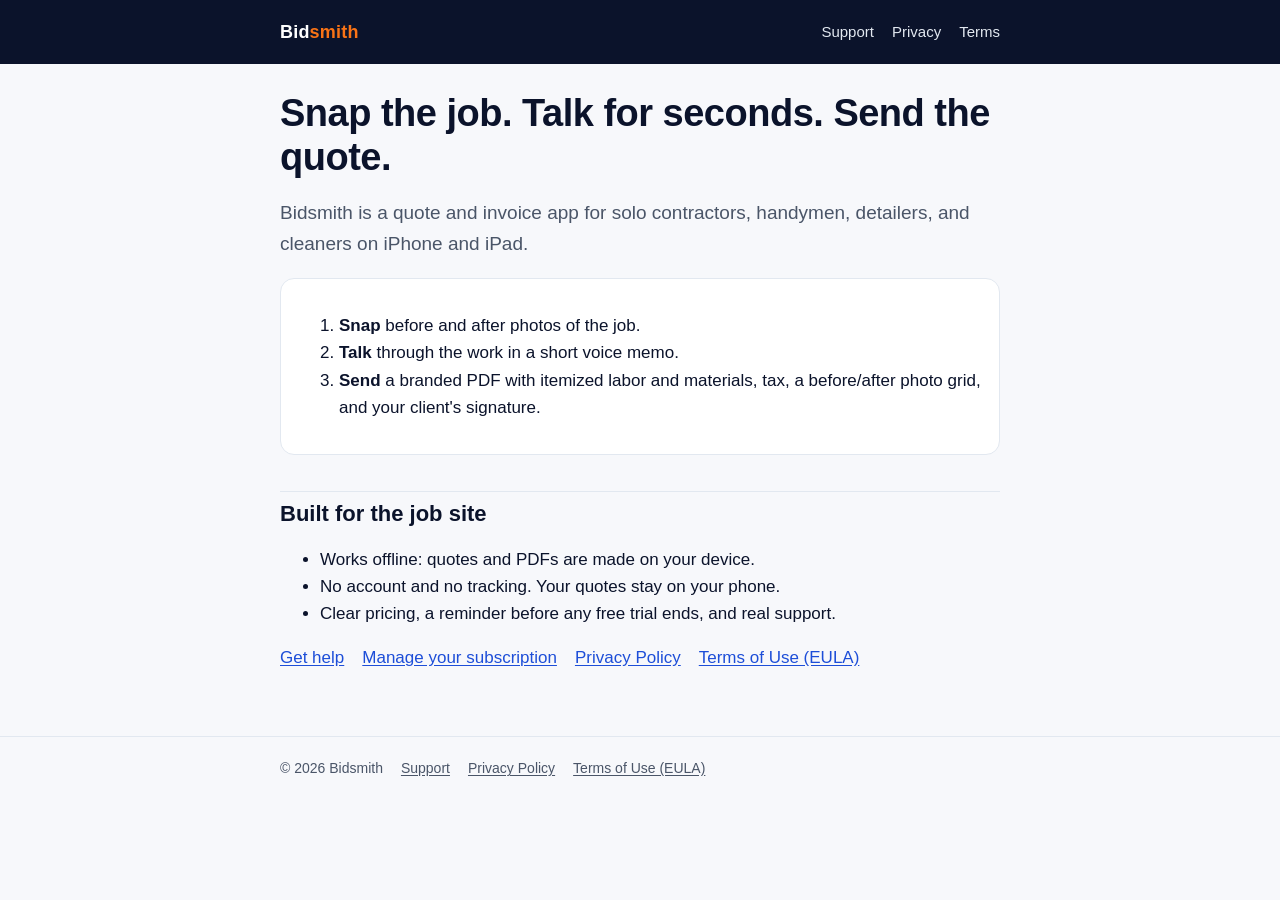
<file: index.html>
<!doctype html>
<html lang="en">
<head>
  <meta charset="utf-8">
  <meta name="viewport" content="width=device-width, initial-scale=1, viewport-fit=cover">
  <title>Bidsmith · Quotes from photos and voice</title>
  <meta name="description" content="Bidsmith turns before/after job photos and a few seconds of voice into a branded PDF quote or invoice, on iPhone and iPad.">
  <link rel="stylesheet" href="style.css">
</head>
<body>
  <header class="top">
    <div class="wrap">
      <a class="brand" href="index.html">Bid<span>smith</span></a>
      <nav aria-label="Site">
        <a href="support.html">Support</a>
        <a href="privacy.html">Privacy</a>
        <a href="terms.html">Terms</a>
      </nav>
    </div>
  </header>

  <main class="wrap">
    <h1>Snap the job. Talk for seconds. Send the quote.</h1>
    <p class="lede">Bidsmith is a quote and invoice app for solo contractors, handymen, detailers, and cleaners on iPhone and iPad.</p>

    <div class="card">
      <ol>
        <li><strong>Snap</strong> before and after photos of the job.</li>
        <li><strong>Talk</strong> through the work in a short voice memo.</li>
        <li><strong>Send</strong> a branded PDF with itemized labor and materials, tax, a before/after photo grid, and your client's signature.</li>
      </ol>
    </div>

    <h2>Built for the job site</h2>
    <ul>
      <li>Works offline: quotes and PDFs are made on your device.</li>
      <li>No account and no tracking. Your quotes stay on your phone.</li>
      <li>Clear pricing, a reminder before any free trial ends, and real support.</li>
    </ul>

    <p class="links">
      <a href="support.html">Get help</a>
      <a href="support.html#manage">Manage your subscription</a>
      <a href="privacy.html">Privacy Policy</a>
      <a href="terms.html">Terms of Use (EULA)</a>
    </p>
  </main>

  <footer>
    <div class="wrap links">
      <span>© 2026 Bidsmith</span>
      <a href="support.html">Support</a>
      <a href="privacy.html">Privacy Policy</a>
      <a href="terms.html">Terms of Use (EULA)</a>
    </div>
  </footer>
</body>
</html>
</file>
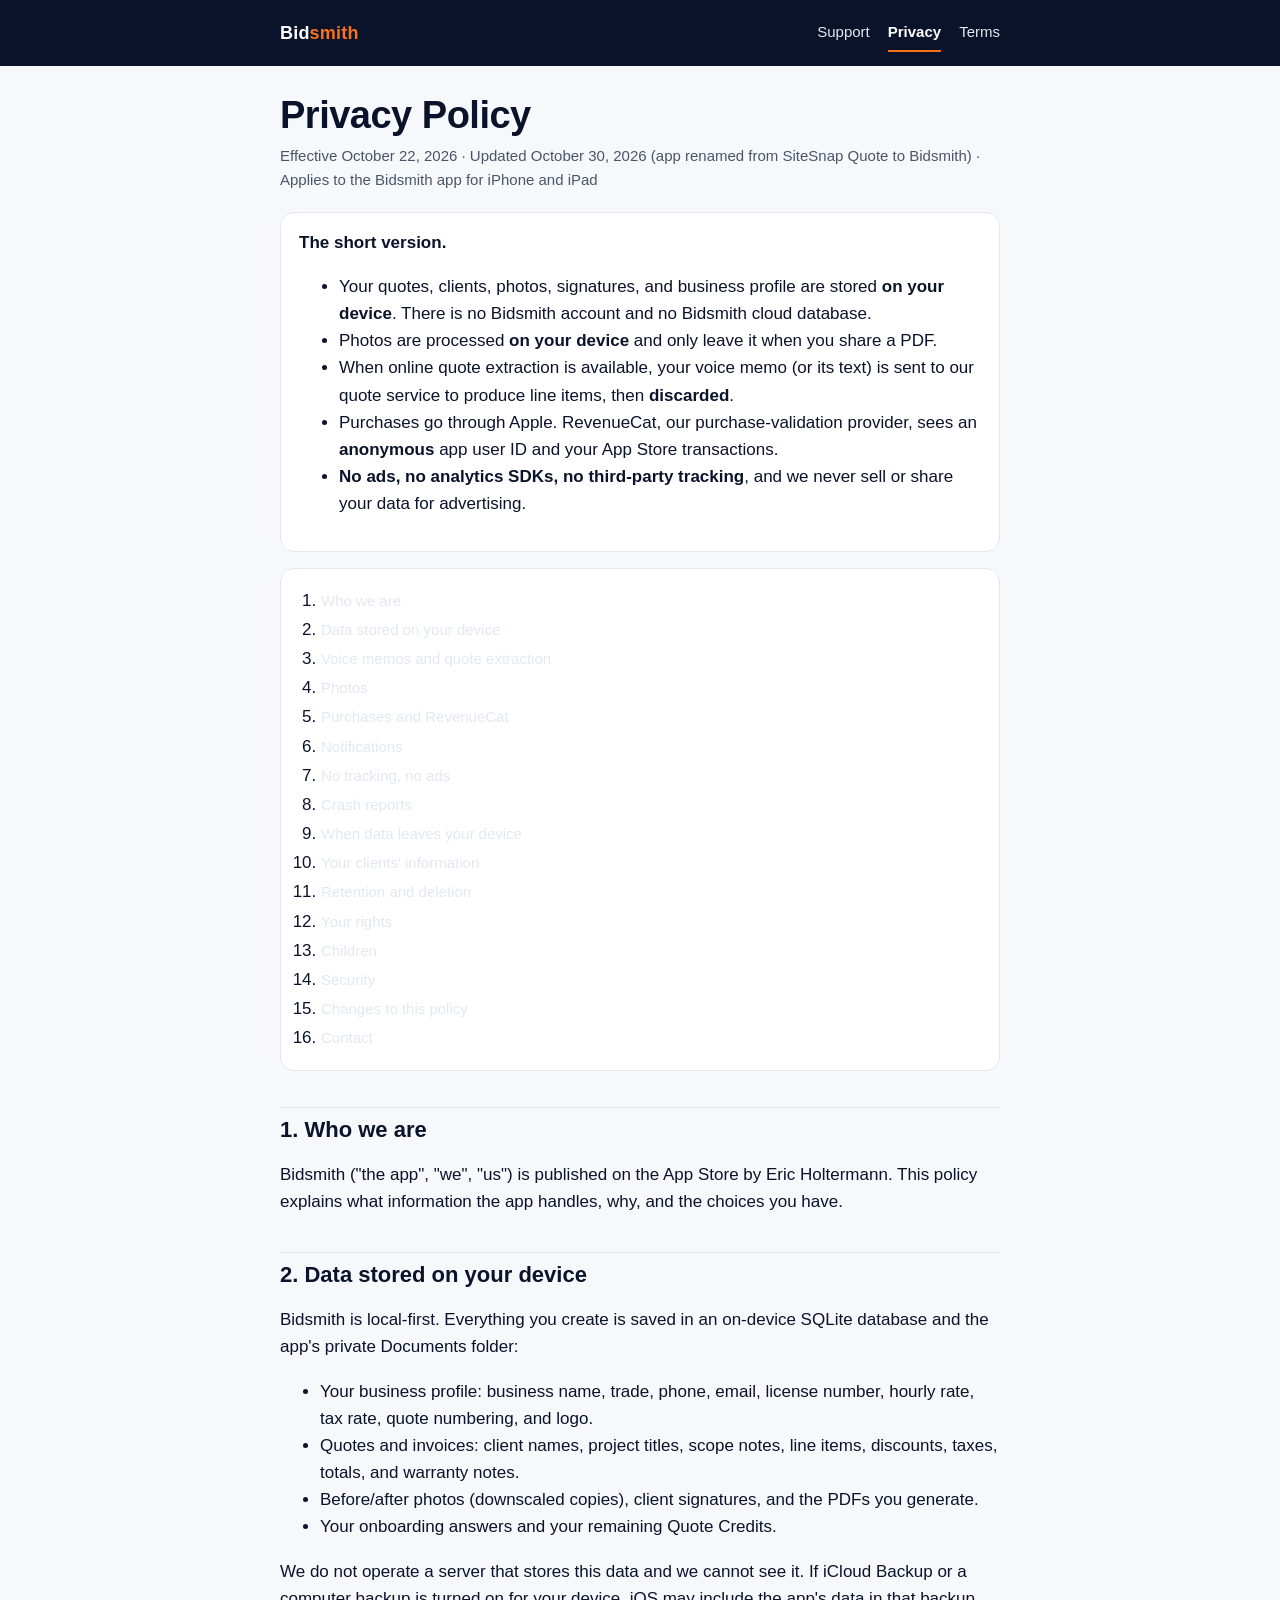
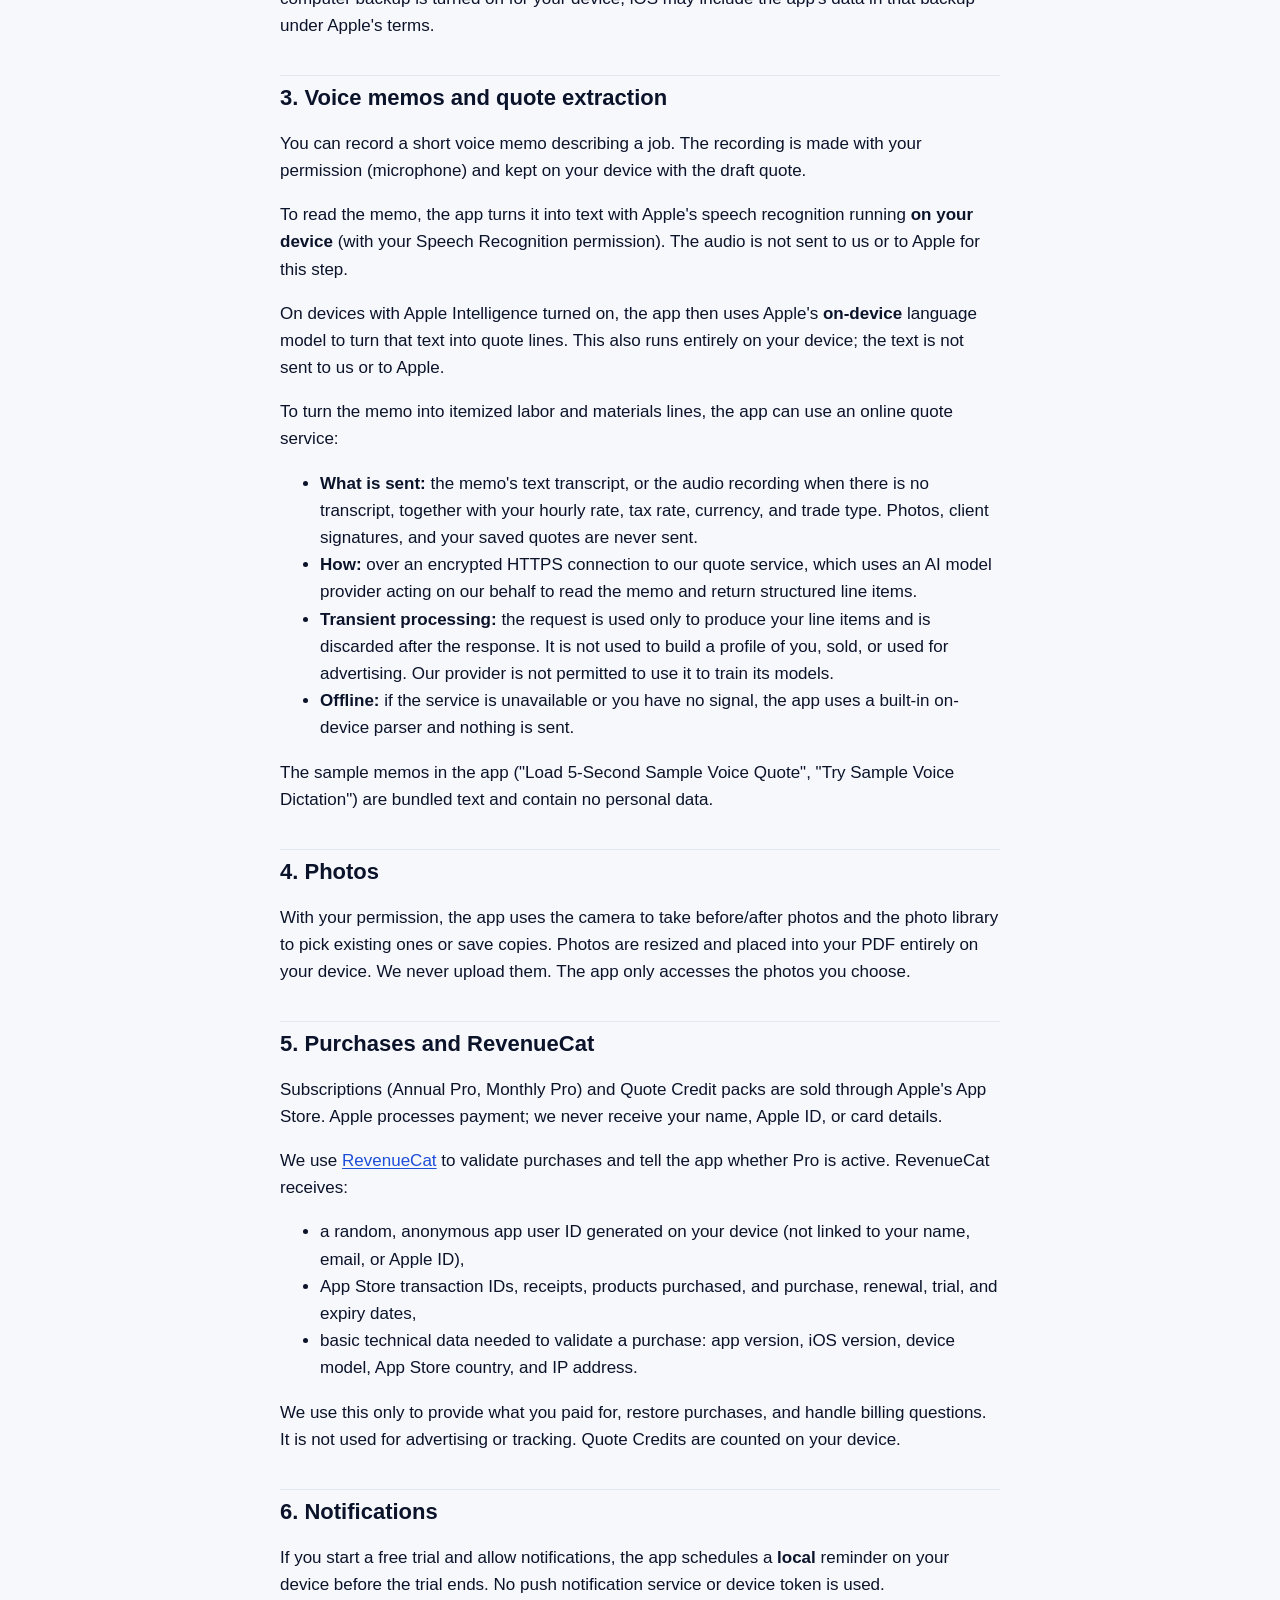
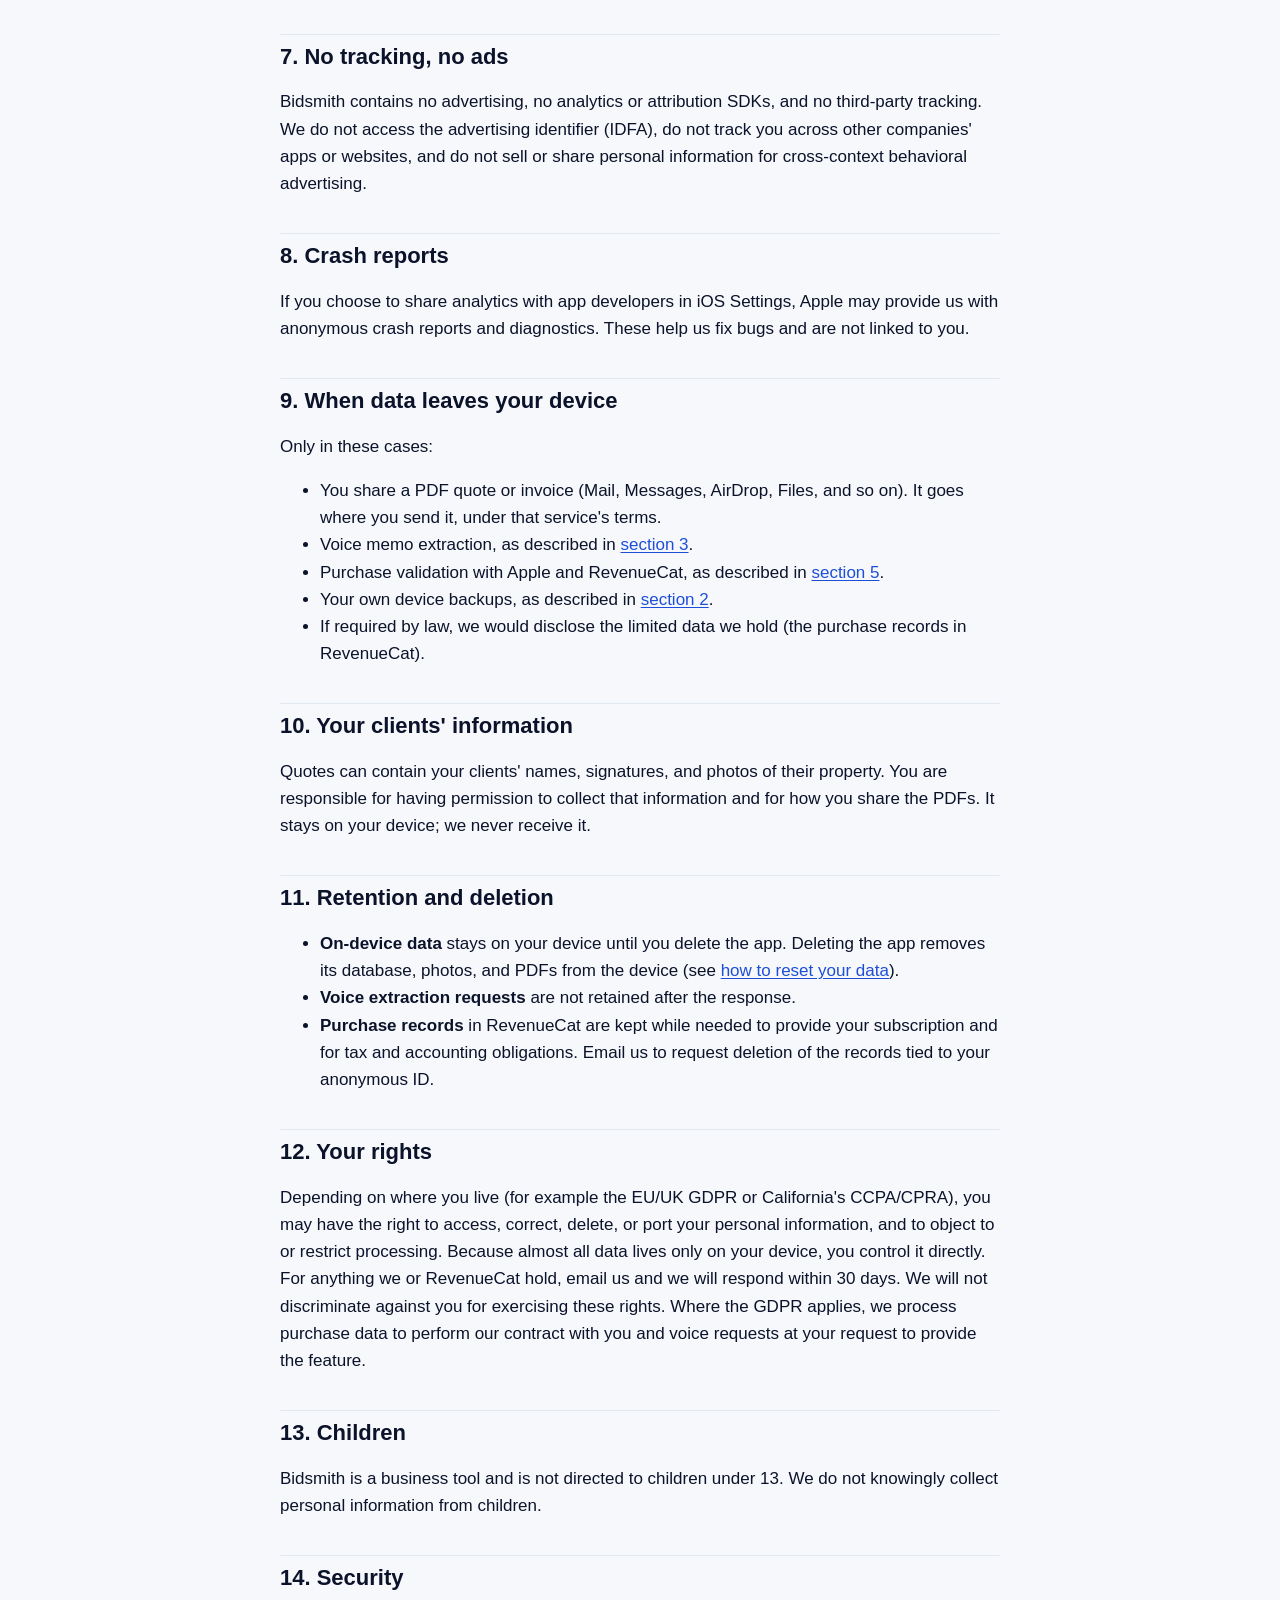
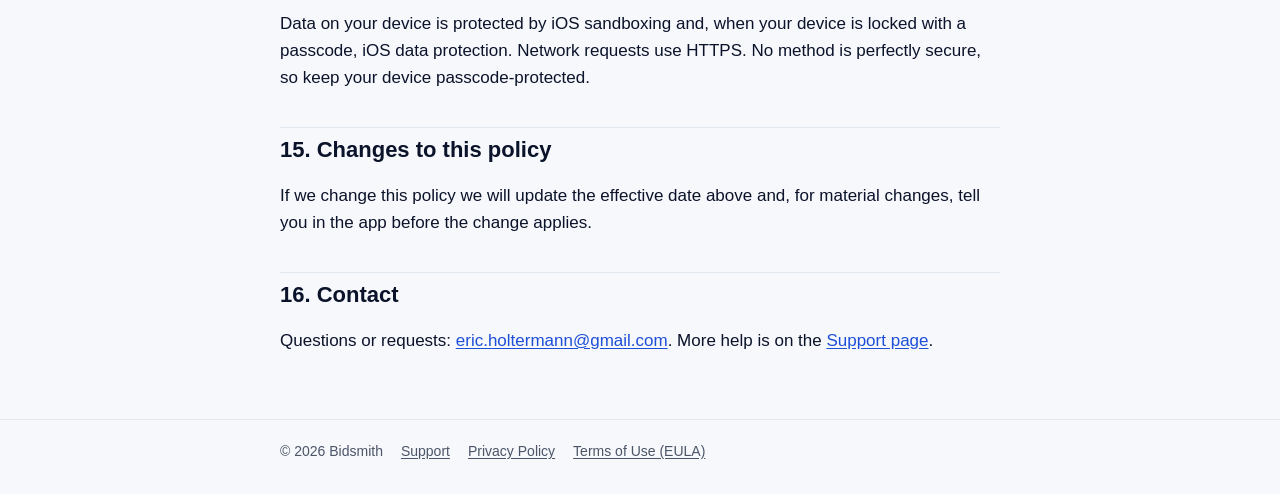
<file: privacy.html>
<!doctype html>
<html lang="en">
<head>
  <meta charset="utf-8">
  <meta name="viewport" content="width=device-width, initial-scale=1, viewport-fit=cover">
  <title>Privacy Policy · Bidsmith</title>
  <meta name="description" content="How Bidsmith handles your quotes, photos, voice memos, and purchases. Local-first, no tracking.">
  <link rel="stylesheet" href="style.css">
</head>
<body>
  <header class="top">
    <div class="wrap">
      <a class="brand" href="index.html">Bid<span>smith</span></a>
      <nav aria-label="Site">
        <a href="support.html">Support</a>
        <a href="privacy.html" aria-current="page">Privacy</a>
        <a href="terms.html">Terms</a>
      </nav>
    </div>
  </header>

  <main class="wrap">
    <h1>Privacy Policy</h1>
    <p class="meta">Effective October 22, 2026 · Updated October 30, 2026 (app renamed from SiteSnap Quote to Bidsmith) · Applies to the Bidsmith app for iPhone and iPad</p>

    <div class="card">
      <strong>The short version.</strong>
      <ul>
        <li>Your quotes, clients, photos, signatures, and business profile are stored <strong>on your device</strong>. There is no Bidsmith account and no Bidsmith cloud database.</li>
        <li>Photos are processed <strong>on your device</strong> and only leave it when you share a PDF.</li>
        <li>When online quote extraction is available, your voice memo (or its text) is sent to our quote service to produce line items, then <strong>discarded</strong>.</li>
        <li>Purchases go through Apple. RevenueCat, our purchase-validation provider, sees an <strong>anonymous</strong> app user ID and your App Store transactions.</li>
        <li><strong>No ads, no analytics SDKs, no third-party tracking</strong>, and we never sell or share your data for advertising.</li>
      </ul>
    </div>

    <nav class="card toc" aria-label="Contents">
      <ol>
        <li><a href="#who">Who we are</a></li>
        <li><a href="#device">Data stored on your device</a></li>
        <li><a href="#voice">Voice memos and quote extraction</a></li>
        <li><a href="#photos">Photos</a></li>
        <li><a href="#purchases">Purchases and RevenueCat</a></li>
        <li><a href="#notifications">Notifications</a></li>
        <li><a href="#tracking">No tracking, no ads</a></li>
        <li><a href="#crash">Crash reports</a></li>
        <li><a href="#sharing">When data leaves your device</a></li>
        <li><a href="#clients">Your clients' information</a></li>
        <li><a href="#retention">Retention and deletion</a></li>
        <li><a href="#rights">Your rights</a></li>
        <li><a href="#children">Children</a></li>
        <li><a href="#security">Security</a></li>
        <li><a href="#changes">Changes to this policy</a></li>
        <li><a href="#contact">Contact</a></li>
      </ol>
    </nav>

    <h2 id="who">1. Who we are</h2>
    <p>Bidsmith ("the app", "we", "us") is published on the App Store by Eric Holtermann. This policy explains what information the app handles, why, and the choices you have.</p>

    <h2 id="device">2. Data stored on your device</h2>
    <p>Bidsmith is local-first. Everything you create is saved in an on-device SQLite database and the app's private Documents folder:</p>
    <ul>
      <li>Your business profile: business name, trade, phone, email, license number, hourly rate, tax rate, quote numbering, and logo.</li>
      <li>Quotes and invoices: client names, project titles, scope notes, line items, discounts, taxes, totals, and warranty notes.</li>
      <li>Before/after photos (downscaled copies), client signatures, and the PDFs you generate.</li>
      <li>Your onboarding answers and your remaining Quote Credits.</li>
    </ul>
    <p>We do not operate a server that stores this data and we cannot see it. If iCloud Backup or a computer backup is turned on for your device, iOS may include the app's data in that backup under Apple's terms.</p>

    <h2 id="voice">3. Voice memos and quote extraction</h2>
    <p>You can record a short voice memo describing a job. The recording is made with your permission (microphone) and kept on your device with the draft quote.</p>
    <p>To read the memo, the app turns it into text with Apple's speech recognition running <strong>on your device</strong> (with your Speech Recognition permission). The audio is not sent to us or to Apple for this step.</p>
    <p>On devices with Apple Intelligence turned on, the app then uses Apple's <strong>on-device</strong> language model to turn that text into quote lines. This also runs entirely on your device; the text is not sent to us or to Apple.</p>
    <p>To turn the memo into itemized labor and materials lines, the app can use an online quote service:</p>
    <ul>
      <li><strong>What is sent:</strong> the memo's text transcript, or the audio recording when there is no transcript, together with your hourly rate, tax rate, currency, and trade type. Photos, client signatures, and your saved quotes are never sent.</li>
      <li><strong>How:</strong> over an encrypted HTTPS connection to our quote service, which uses an AI model provider acting on our behalf to read the memo and return structured line items.</li>
      <li><strong>Transient processing:</strong> the request is used only to produce your line items and is discarded after the response. It is not used to build a profile of you, sold, or used for advertising. Our provider is not permitted to use it to train its models.</li>
      <li><strong>Offline:</strong> if the service is unavailable or you have no signal, the app uses a built-in on-device parser and nothing is sent.</li>
    </ul>
    <p>The sample memos in the app ("Load 5-Second Sample Voice Quote", "Try Sample Voice Dictation") are bundled text and contain no personal data.</p>

    <h2 id="photos">4. Photos</h2>
    <p>With your permission, the app uses the camera to take before/after photos and the photo library to pick existing ones or save copies. Photos are resized and placed into your PDF entirely on your device. We never upload them. The app only accesses the photos you choose.</p>

    <h2 id="purchases">5. Purchases and RevenueCat</h2>
    <p>Subscriptions (Annual Pro, Monthly Pro) and Quote Credit packs are sold through Apple's App Store. Apple processes payment; we never receive your name, Apple ID, or card details.</p>
    <p>We use <a href="https://www.revenuecat.com/privacy">RevenueCat</a> to validate purchases and tell the app whether Pro is active. RevenueCat receives:</p>
    <ul>
      <li>a random, anonymous app user ID generated on your device (not linked to your name, email, or Apple ID),</li>
      <li>App Store transaction IDs, receipts, products purchased, and purchase, renewal, trial, and expiry dates,</li>
      <li>basic technical data needed to validate a purchase: app version, iOS version, device model, App Store country, and IP address.</li>
    </ul>
    <p>We use this only to provide what you paid for, restore purchases, and handle billing questions. It is not used for advertising or tracking. Quote Credits are counted on your device.</p>

    <h2 id="notifications">6. Notifications</h2>
    <p>If you start a free trial and allow notifications, the app schedules a <strong>local</strong> reminder on your device before the trial ends. No push notification service or device token is used.</p>

    <h2 id="tracking">7. No tracking, no ads</h2>
    <p>Bidsmith contains no advertising, no analytics or attribution SDKs, and no third-party tracking. We do not access the advertising identifier (IDFA), do not track you across other companies' apps or websites, and do not sell or share personal information for cross-context behavioral advertising.</p>

    <h2 id="crash">8. Crash reports</h2>
    <p>If you choose to share analytics with app developers in iOS Settings, Apple may provide us with anonymous crash reports and diagnostics. These help us fix bugs and are not linked to you.</p>

    <h2 id="sharing">9. When data leaves your device</h2>
    <p>Only in these cases:</p>
    <ul>
      <li>You share a PDF quote or invoice (Mail, Messages, AirDrop, Files, and so on). It goes where you send it, under that service's terms.</li>
      <li>Voice memo extraction, as described in <a href="#voice">section 3</a>.</li>
      <li>Purchase validation with Apple and RevenueCat, as described in <a href="#purchases">section 5</a>.</li>
      <li>Your own device backups, as described in <a href="#device">section 2</a>.</li>
      <li>If required by law, we would disclose the limited data we hold (the purchase records in RevenueCat).</li>
    </ul>

    <h2 id="clients">10. Your clients' information</h2>
    <p>Quotes can contain your clients' names, signatures, and photos of their property. You are responsible for having permission to collect that information and for how you share the PDFs. It stays on your device; we never receive it.</p>

    <h2 id="retention">11. Retention and deletion</h2>
    <ul>
      <li><strong>On-device data</strong> stays on your device until you delete the app. Deleting the app removes its database, photos, and PDFs from the device (see <a href="support.html#reset">how to reset your data</a>).</li>
      <li><strong>Voice extraction requests</strong> are not retained after the response.</li>
      <li><strong>Purchase records</strong> in RevenueCat are kept while needed to provide your subscription and for tax and accounting obligations. Email us to request deletion of the records tied to your anonymous ID.</li>
    </ul>

    <h2 id="rights">12. Your rights</h2>
    <p>Depending on where you live (for example the EU/UK GDPR or California's CCPA/CPRA), you may have the right to access, correct, delete, or port your personal information, and to object to or restrict processing. Because almost all data lives only on your device, you control it directly. For anything we or RevenueCat hold, email us and we will respond within 30 days. We will not discriminate against you for exercising these rights. Where the GDPR applies, we process purchase data to perform our contract with you and voice requests at your request to provide the feature.</p>

    <h2 id="children">13. Children</h2>
    <p>Bidsmith is a business tool and is not directed to children under 13. We do not knowingly collect personal information from children.</p>

    <h2 id="security">14. Security</h2>
    <p>Data on your device is protected by iOS sandboxing and, when your device is locked with a passcode, iOS data protection. Network requests use HTTPS. No method is perfectly secure, so keep your device passcode-protected.</p>

    <h2 id="changes">15. Changes to this policy</h2>
    <p>If we change this policy we will update the effective date above and, for material changes, tell you in the app before the change applies.</p>

    <h2 id="contact">16. Contact</h2>
    <p>Questions or requests: <a href="mailto:eric.holtermann@gmail.com">eric.holtermann@gmail.com</a>. More help is on the <a href="support.html">Support page</a>.</p>
  </main>

  <footer>
    <div class="wrap links">
      <span>© 2026 Bidsmith</span>
      <a href="support.html">Support</a>
      <a href="privacy.html">Privacy Policy</a>
      <a href="terms.html">Terms of Use (EULA)</a>
    </div>
  </footer>
</body>
</html>
</file>
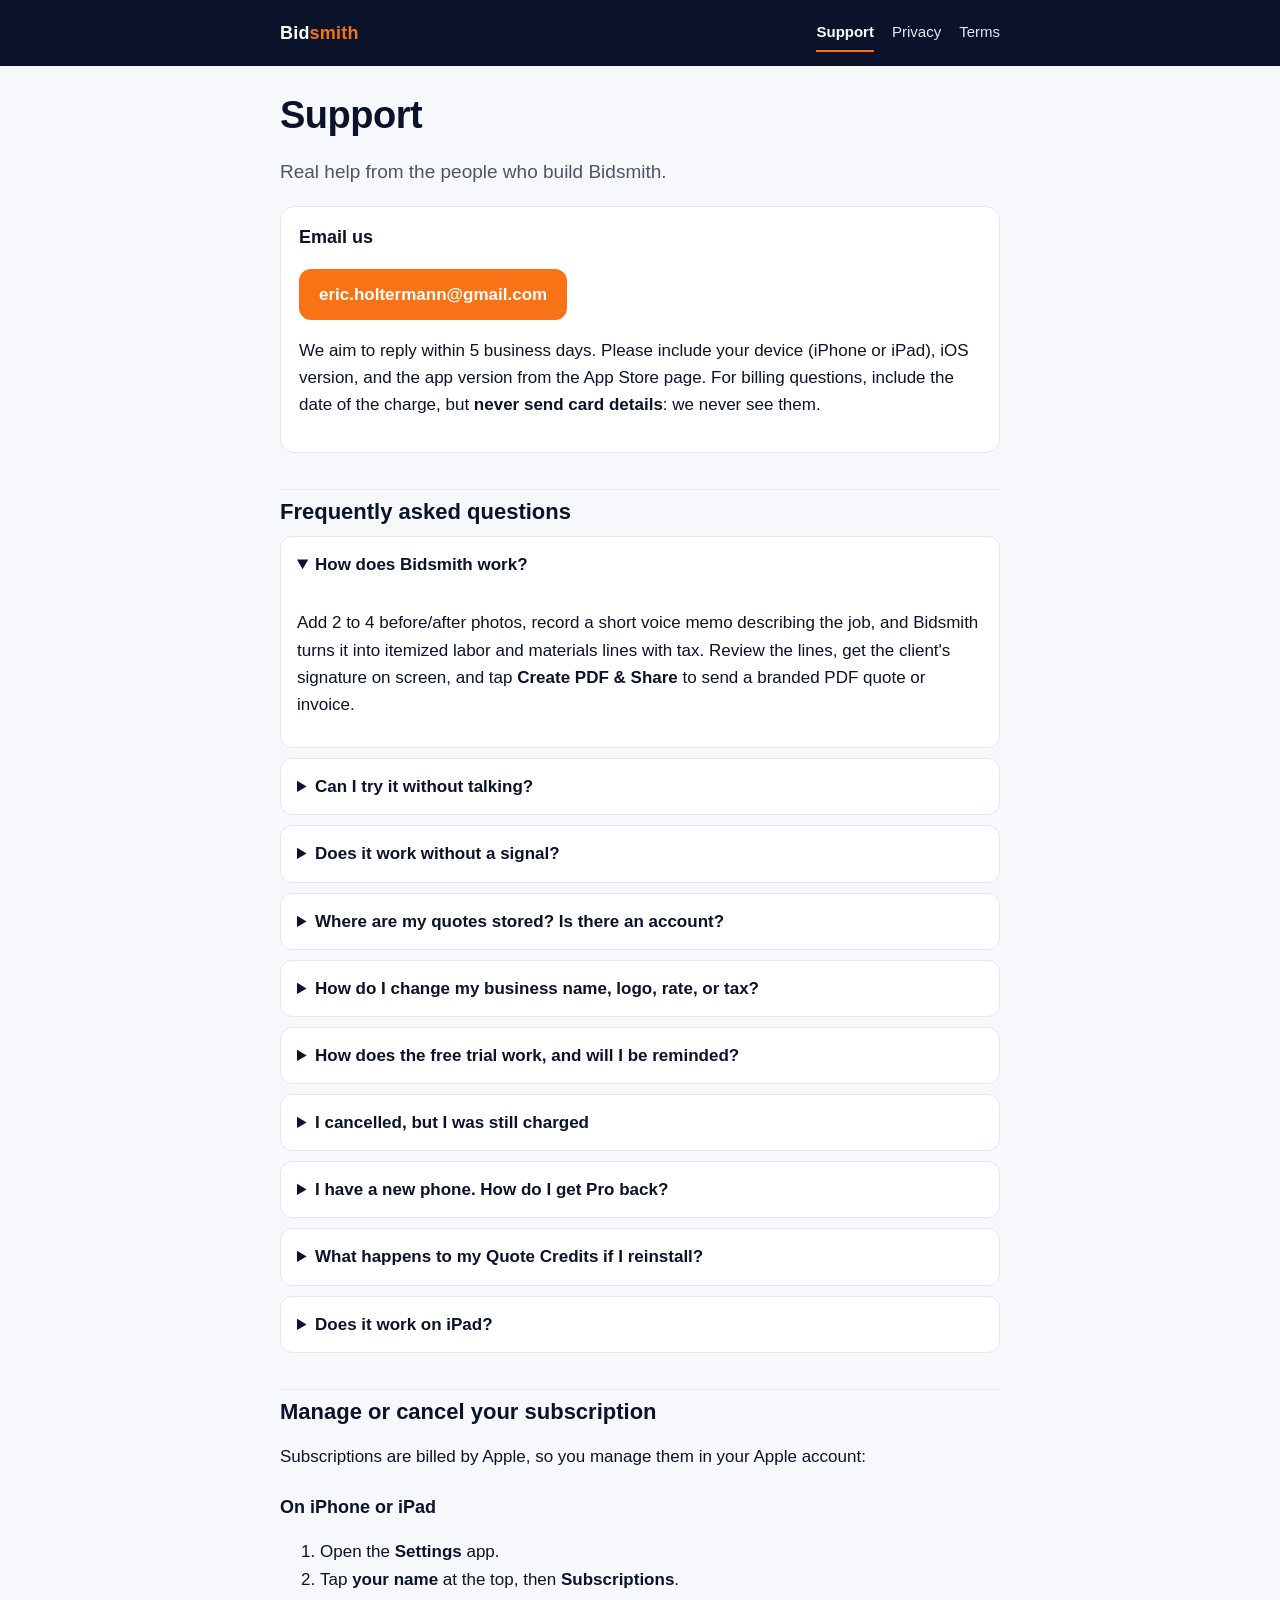
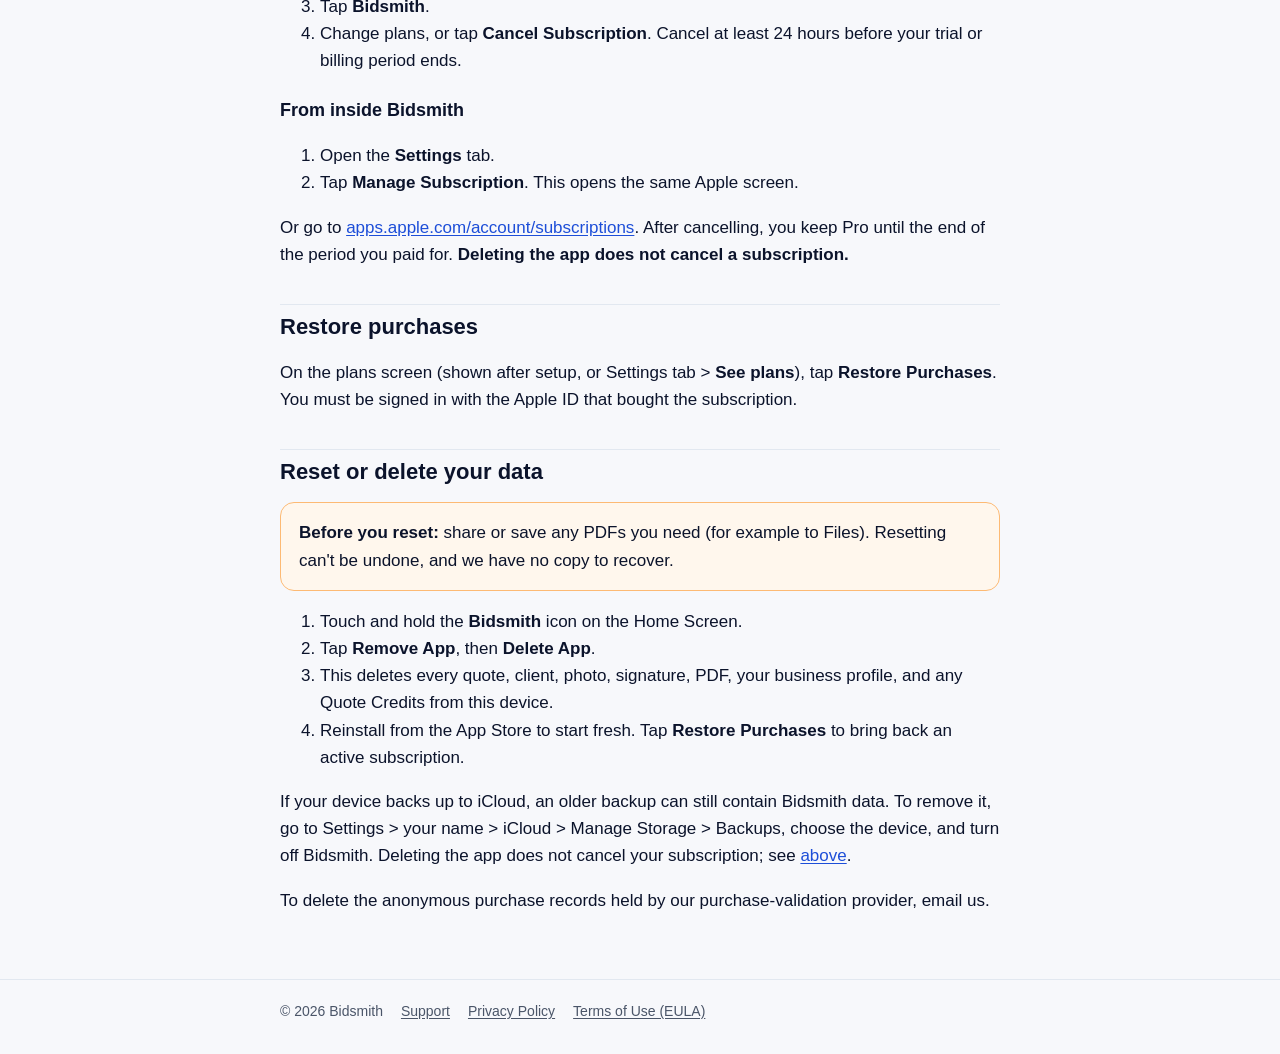
<file: support.html>
<!doctype html>
<html lang="en">
<head>
  <meta charset="utf-8">
  <meta name="viewport" content="width=device-width, initial-scale=1, viewport-fit=cover">
  <title>Support · Bidsmith</title>
  <meta name="description" content="Get help with Bidsmith: FAQ, contact, managing or cancelling your subscription, restoring purchases, and resetting your data.">
  <link rel="stylesheet" href="style.css">
</head>
<body>
  <header class="top">
    <div class="wrap">
      <a class="brand" href="index.html">Bid<span>smith</span></a>
      <nav aria-label="Site">
        <a href="support.html" aria-current="page">Support</a>
        <a href="privacy.html">Privacy</a>
        <a href="terms.html">Terms</a>
      </nav>
    </div>
  </header>

  <main class="wrap">
    <h1>Support</h1>
    <p class="lede">Real help from the people who build Bidsmith.</p>

    <div class="card">
      <h3 id="contact" class="flush">Email us</h3>
      <p><a class="button" href="mailto:eric.holtermann@gmail.com?subject=Bidsmith%20support">eric.holtermann@gmail.com</a></p>
      <p>We aim to reply within 5 business days. Please include your device (iPhone or iPad), iOS version, and the app version from the App Store page. For billing questions, include the date of the charge, but <strong>never send card details</strong>: we never see them.</p>
    </div>

    <h2 id="faq">Frequently asked questions</h2>

    <details open>
      <summary>How does Bidsmith work?</summary>
      <div>
        <p>Add 2 to 4 before/after photos, record a short voice memo describing the job, and Bidsmith turns it into itemized labor and materials lines with tax. Review the lines, get the client's signature on screen, and tap <strong>Create PDF &amp; Share</strong> to send a branded PDF quote or invoice.</p>
      </div>
    </details>

    <details>
      <summary>Can I try it without talking?</summary>
      <div>
        <p>Yes. On the New Quote tab, tap <strong>Load 5-Second Sample Voice Quote</strong>. On the plans screen, <strong>Try Sample Voice Dictation</strong> builds a free sample PDF marked SAMPLE.</p>
      </div>
    </details>

    <details>
      <summary>Does it work without a signal?</summary>
      <div>
        <p>Yes. Quotes, photos, and PDFs are made on your phone. With no connection, Bidsmith uses its built-in parser; type or use the keyboard's dictation mic for the job description.</p>
      </div>
    </details>

    <details>
      <summary>Where are my quotes stored? Is there an account?</summary>
      <div>
        <p>There is no account. Everything is saved on your device. Your iPhone or iPad backup (iCloud or computer) can include it. See the <a href="privacy.html">Privacy Policy</a> for details.</p>
      </div>
    </details>

    <details>
      <summary>How do I change my business name, logo, rate, or tax?</summary>
      <div>
        <p>Open the <strong>Settings</strong> tab. Changes apply to new PDFs.</p>
      </div>
    </details>

    <details>
      <summary>How does the free trial work, and will I be reminded?</summary>
      <div>
        <p>The plans screen shows your exact trial length, the date you'll be billed, and the price, before you confirm. If you allow notifications, we remind you before the trial ends. Cancel at least 24 hours before the trial ends and you won't be charged.</p>
      </div>
    </details>

    <details>
      <summary>I cancelled, but I was still charged</summary>
      <div>
        <p>Subscriptions renew unless cancelled at least 24 hours before the period ends, so a cancellation made in the last day can still renew once. Check <a href="#manage">your subscription status</a> and, if a charge looks wrong, request a refund from Apple at <a href="https://reportaproblem.apple.com">reportaproblem.apple.com</a>. Apple handles all refunds; we're happy to help, just email us.</p>
      </div>
    </details>

    <details>
      <summary>I have a new phone. How do I get Pro back?</summary>
      <div>
        <p>Sign in with the same Apple ID, open Bidsmith, and tap <strong>Restore Purchases</strong> on the plans screen (Settings tab &gt; <strong>See plans</strong>).</p>
      </div>
    </details>

    <details>
      <summary>What happens to my Quote Credits if I reinstall?</summary>
      <div>
        <p>Credits from a Quote Credit pack are stored on the device you bought them on. Apple can't restore one-time packs, so they are lost if you delete the app or switch devices. Credits never expire while the app stays installed.</p>
      </div>
    </details>

    <details>
      <summary>Does it work on iPad?</summary>
      <div>
        <p>Yes, including split view. Apple Pencil works great for client signatures.</p>
      </div>
    </details>

    <h2 id="manage">Manage or cancel your subscription</h2>
    <p>Subscriptions are billed by Apple, so you manage them in your Apple account:</p>
    <h3>On iPhone or iPad</h3>
    <ol>
      <li>Open the <strong>Settings</strong> app.</li>
      <li>Tap <strong>your name</strong> at the top, then <strong>Subscriptions</strong>.</li>
      <li>Tap <strong>Bidsmith</strong>.</li>
      <li>Change plans, or tap <strong>Cancel Subscription</strong>. Cancel at least 24 hours before your trial or billing period ends.</li>
    </ol>
    <h3>From inside Bidsmith</h3>
    <ol>
      <li>Open the <strong>Settings</strong> tab.</li>
      <li>Tap <strong>Manage Subscription</strong>. This opens the same Apple screen.</li>
    </ol>
    <p>Or go to <a href="https://apps.apple.com/account/subscriptions">apps.apple.com/account/subscriptions</a>. After cancelling, you keep Pro until the end of the period you paid for. <strong>Deleting the app does not cancel a subscription.</strong></p>

    <h2 id="restore">Restore purchases</h2>
    <p>On the plans screen (shown after setup, or Settings tab &gt; <strong>See plans</strong>), tap <strong>Restore Purchases</strong>. You must be signed in with the Apple ID that bought the subscription.</p>

    <h2 id="reset">Reset or delete your data</h2>
    <div class="card note">
      <strong>Before you reset:</strong> share or save any PDFs you need (for example to Files). Resetting can't be undone, and we have no copy to recover.
    </div>
    <ol>
      <li>Touch and hold the <strong>Bidsmith</strong> icon on the Home Screen.</li>
      <li>Tap <strong>Remove App</strong>, then <strong>Delete App</strong>.</li>
      <li>This deletes every quote, client, photo, signature, PDF, your business profile, and any Quote Credits from this device.</li>
      <li>Reinstall from the App Store to start fresh. Tap <strong>Restore Purchases</strong> to bring back an active subscription.</li>
    </ol>
    <p>If your device backs up to iCloud, an older backup can still contain Bidsmith data. To remove it, go to Settings &gt; your name &gt; iCloud &gt; Manage Storage &gt; Backups, choose the device, and turn off Bidsmith. Deleting the app does not cancel your subscription; see <a href="#manage">above</a>.</p>
    <p>To delete the anonymous purchase records held by our purchase-validation provider, email us.</p>
  </main>

  <footer>
    <div class="wrap links">
      <span>© 2026 Bidsmith</span>
      <a href="support.html">Support</a>
      <a href="privacy.html">Privacy Policy</a>
      <a href="terms.html">Terms of Use (EULA)</a>
    </div>
  </footer>
</body>
</html>
</file>
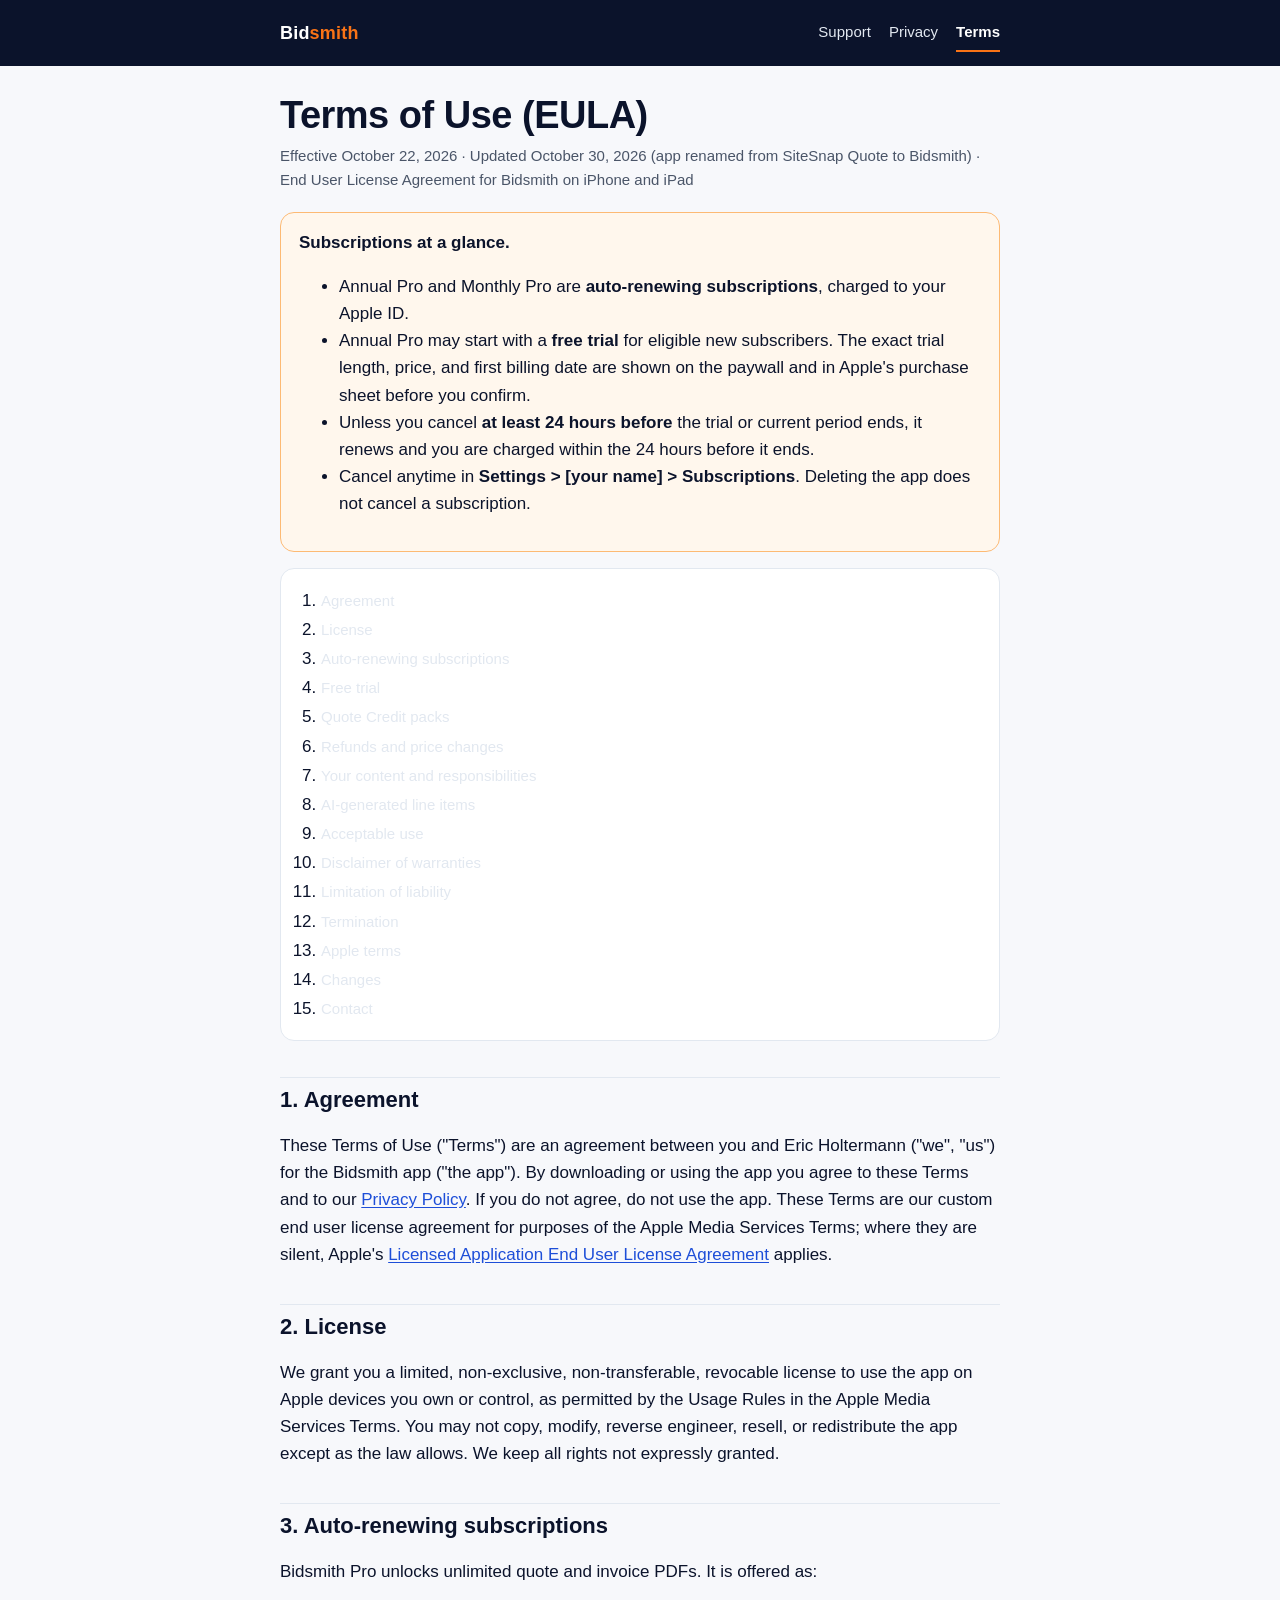
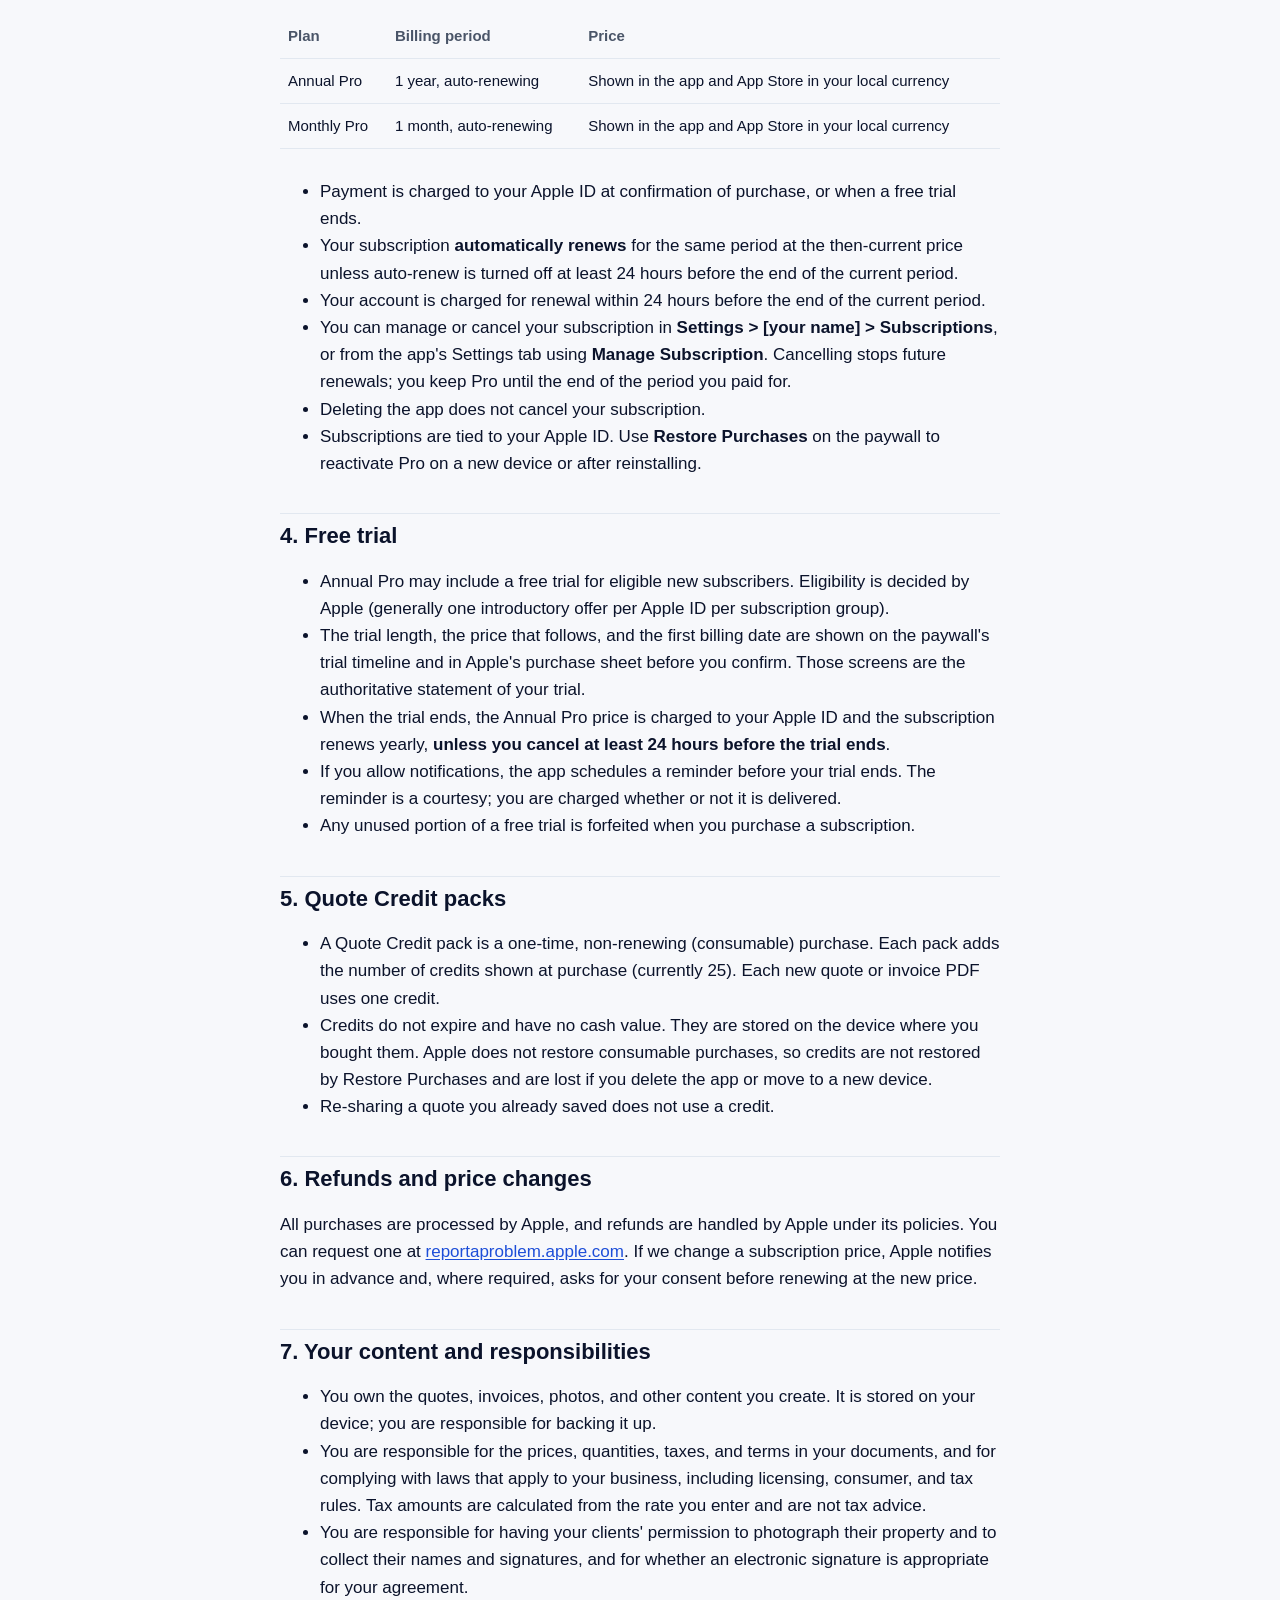
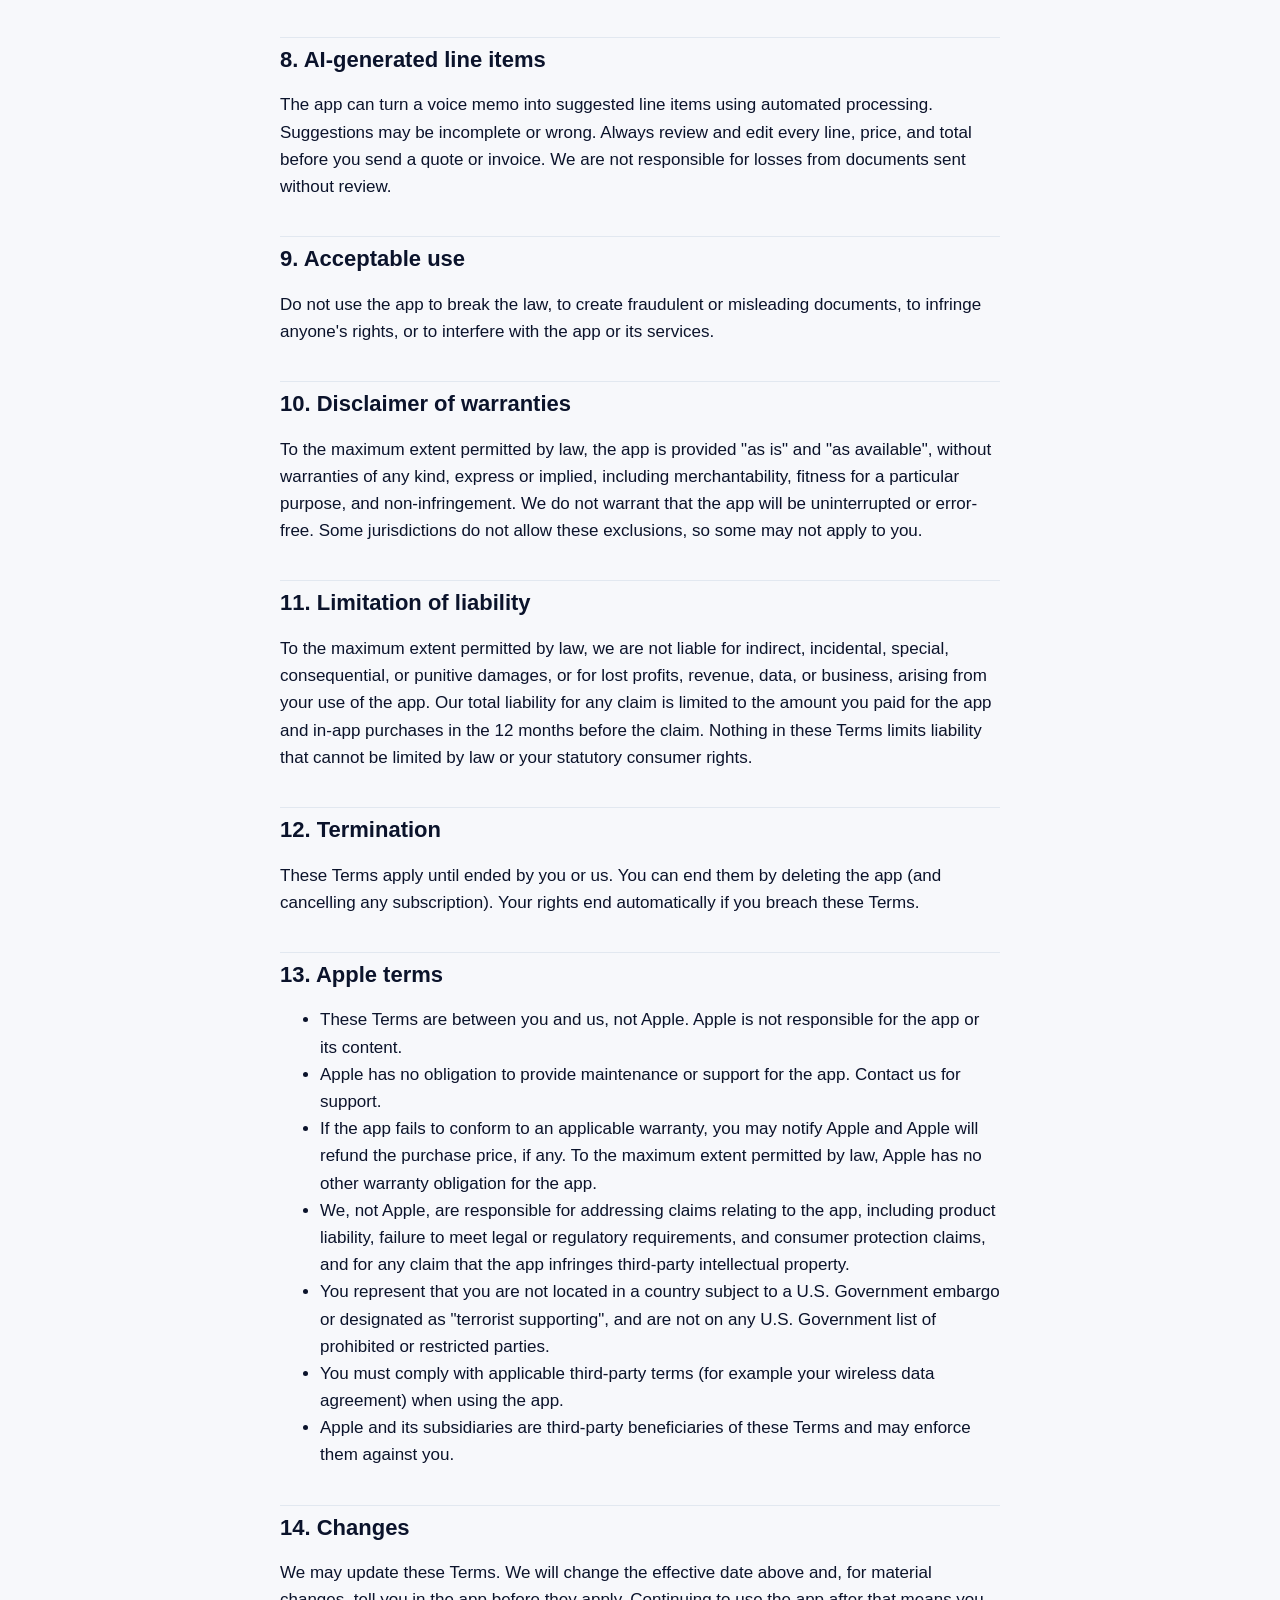
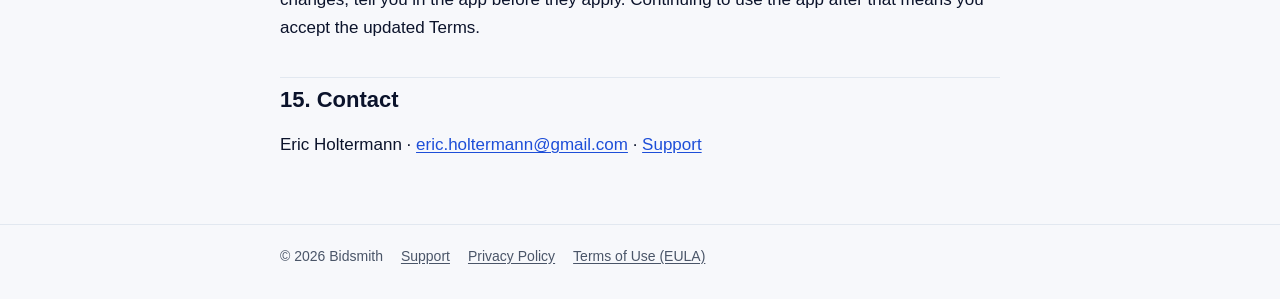
<file: terms.html>
<!doctype html>
<html lang="en">
<head>
  <meta charset="utf-8">
  <meta name="viewport" content="width=device-width, initial-scale=1, viewport-fit=cover">
  <title>Terms of Use (EULA) · Bidsmith</title>
  <meta name="description" content="Terms of Use and End User License Agreement for Bidsmith, including auto-renewing subscription and free trial terms.">
  <link rel="stylesheet" href="style.css">
</head>
<body>
  <header class="top">
    <div class="wrap">
      <a class="brand" href="index.html">Bid<span>smith</span></a>
      <nav aria-label="Site">
        <a href="support.html">Support</a>
        <a href="privacy.html">Privacy</a>
        <a href="terms.html" aria-current="page">Terms</a>
      </nav>
    </div>
  </header>

  <main class="wrap">
    <h1>Terms of Use (EULA)</h1>
    <p class="meta">Effective October 22, 2026 · Updated October 30, 2026 (app renamed from SiteSnap Quote to Bidsmith) · End User License Agreement for Bidsmith on iPhone and iPad</p>

    <div class="card note">
      <strong>Subscriptions at a glance.</strong>
      <ul>
        <li>Annual Pro and Monthly Pro are <strong>auto-renewing subscriptions</strong>, charged to your Apple ID.</li>
        <li>Annual Pro may start with a <strong>free trial</strong> for eligible new subscribers. The exact trial length, price, and first billing date are shown on the paywall and in Apple's purchase sheet before you confirm.</li>
        <li>Unless you cancel <strong>at least 24 hours before</strong> the trial or current period ends, it renews and you are charged within the 24 hours before it ends.</li>
        <li>Cancel anytime in <strong>Settings &gt; [your name] &gt; Subscriptions</strong>. Deleting the app does not cancel a subscription.</li>
      </ul>
    </div>

    <nav class="card toc" aria-label="Contents">
      <ol>
        <li><a href="#agreement">Agreement</a></li>
        <li><a href="#license">License</a></li>
        <li><a href="#subscriptions">Auto-renewing subscriptions</a></li>
        <li><a href="#trial">Free trial</a></li>
        <li><a href="#credits">Quote Credit packs</a></li>
        <li><a href="#refunds">Refunds and price changes</a></li>
        <li><a href="#content">Your content and responsibilities</a></li>
        <li><a href="#ai">AI-generated line items</a></li>
        <li><a href="#acceptable">Acceptable use</a></li>
        <li><a href="#disclaimer">Disclaimer of warranties</a></li>
        <li><a href="#liability">Limitation of liability</a></li>
        <li><a href="#termination">Termination</a></li>
        <li><a href="#apple">Apple terms</a></li>
        <li><a href="#changes">Changes</a></li>
        <li><a href="#contact">Contact</a></li>
      </ol>
    </nav>

    <h2 id="agreement">1. Agreement</h2>
    <p>These Terms of Use ("Terms") are an agreement between you and Eric Holtermann ("we", "us") for the Bidsmith app ("the app"). By downloading or using the app you agree to these Terms and to our <a href="privacy.html">Privacy Policy</a>. If you do not agree, do not use the app. These Terms are our custom end user license agreement for purposes of the Apple Media Services Terms; where they are silent, Apple's <a href="https://www.apple.com/legal/internet-services/itunes/dev/stdeula/">Licensed Application End User License Agreement</a> applies.</p>

    <h2 id="license">2. License</h2>
    <p>We grant you a limited, non-exclusive, non-transferable, revocable license to use the app on Apple devices you own or control, as permitted by the Usage Rules in the Apple Media Services Terms. You may not copy, modify, reverse engineer, resell, or redistribute the app except as the law allows. We keep all rights not expressly granted.</p>

    <h2 id="subscriptions">3. Auto-renewing subscriptions</h2>
    <p>Bidsmith Pro unlocks unlimited quote and invoice PDFs. It is offered as:</p>
    <div class="table-scroll">
      <table>
        <thead><tr><th>Plan</th><th>Billing period</th><th>Price</th></tr></thead>
        <tbody>
          <tr><td>Annual Pro</td><td>1 year, auto-renewing</td><td>Shown in the app and App Store in your local currency</td></tr>
          <tr><td>Monthly Pro</td><td>1 month, auto-renewing</td><td>Shown in the app and App Store in your local currency</td></tr>
        </tbody>
      </table>
    </div>
    <ul>
      <li>Payment is charged to your Apple ID at confirmation of purchase, or when a free trial ends.</li>
      <li>Your subscription <strong>automatically renews</strong> for the same period at the then-current price unless auto-renew is turned off at least 24 hours before the end of the current period.</li>
      <li>Your account is charged for renewal within 24 hours before the end of the current period.</li>
      <li>You can manage or cancel your subscription in <strong>Settings &gt; [your name] &gt; Subscriptions</strong>, or from the app's Settings tab using <strong>Manage Subscription</strong>. Cancelling stops future renewals; you keep Pro until the end of the period you paid for.</li>
      <li>Deleting the app does not cancel your subscription.</li>
      <li>Subscriptions are tied to your Apple ID. Use <strong>Restore Purchases</strong> on the paywall to reactivate Pro on a new device or after reinstalling.</li>
    </ul>

    <h2 id="trial">4. Free trial</h2>
    <ul>
      <li>Annual Pro may include a free trial for eligible new subscribers. Eligibility is decided by Apple (generally one introductory offer per Apple ID per subscription group).</li>
      <li>The trial length, the price that follows, and the first billing date are shown on the paywall's trial timeline and in Apple's purchase sheet before you confirm. Those screens are the authoritative statement of your trial.</li>
      <li>When the trial ends, the Annual Pro price is charged to your Apple ID and the subscription renews yearly, <strong>unless you cancel at least 24 hours before the trial ends</strong>.</li>
      <li>If you allow notifications, the app schedules a reminder before your trial ends. The reminder is a courtesy; you are charged whether or not it is delivered.</li>
      <li>Any unused portion of a free trial is forfeited when you purchase a subscription.</li>
    </ul>

    <h2 id="credits">5. Quote Credit packs</h2>
    <ul>
      <li>A Quote Credit pack is a one-time, non-renewing (consumable) purchase. Each pack adds the number of credits shown at purchase (currently 25). Each new quote or invoice PDF uses one credit.</li>
      <li>Credits do not expire and have no cash value. They are stored on the device where you bought them. Apple does not restore consumable purchases, so credits are not restored by Restore Purchases and are lost if you delete the app or move to a new device.</li>
      <li>Re-sharing a quote you already saved does not use a credit.</li>
    </ul>

    <h2 id="refunds">6. Refunds and price changes</h2>
    <p>All purchases are processed by Apple, and refunds are handled by Apple under its policies. You can request one at <a href="https://reportaproblem.apple.com">reportaproblem.apple.com</a>. If we change a subscription price, Apple notifies you in advance and, where required, asks for your consent before renewing at the new price.</p>

    <h2 id="content">7. Your content and responsibilities</h2>
    <ul>
      <li>You own the quotes, invoices, photos, and other content you create. It is stored on your device; you are responsible for backing it up.</li>
      <li>You are responsible for the prices, quantities, taxes, and terms in your documents, and for complying with laws that apply to your business, including licensing, consumer, and tax rules. Tax amounts are calculated from the rate you enter and are not tax advice.</li>
      <li>You are responsible for having your clients' permission to photograph their property and to collect their names and signatures, and for whether an electronic signature is appropriate for your agreement.</li>
    </ul>

    <h2 id="ai">8. AI-generated line items</h2>
    <p>The app can turn a voice memo into suggested line items using automated processing. Suggestions may be incomplete or wrong. Always review and edit every line, price, and total before you send a quote or invoice. We are not responsible for losses from documents sent without review.</p>

    <h2 id="acceptable">9. Acceptable use</h2>
    <p>Do not use the app to break the law, to create fraudulent or misleading documents, to infringe anyone's rights, or to interfere with the app or its services.</p>

    <h2 id="disclaimer">10. Disclaimer of warranties</h2>
    <p>To the maximum extent permitted by law, the app is provided "as is" and "as available", without warranties of any kind, express or implied, including merchantability, fitness for a particular purpose, and non-infringement. We do not warrant that the app will be uninterrupted or error-free. Some jurisdictions do not allow these exclusions, so some may not apply to you.</p>

    <h2 id="liability">11. Limitation of liability</h2>
    <p>To the maximum extent permitted by law, we are not liable for indirect, incidental, special, consequential, or punitive damages, or for lost profits, revenue, data, or business, arising from your use of the app. Our total liability for any claim is limited to the amount you paid for the app and in-app purchases in the 12 months before the claim. Nothing in these Terms limits liability that cannot be limited by law or your statutory consumer rights.</p>

    <h2 id="termination">12. Termination</h2>
    <p>These Terms apply until ended by you or us. You can end them by deleting the app (and cancelling any subscription). Your rights end automatically if you breach these Terms.</p>

    <h2 id="apple">13. Apple terms</h2>
    <ul>
      <li>These Terms are between you and us, not Apple. Apple is not responsible for the app or its content.</li>
      <li>Apple has no obligation to provide maintenance or support for the app. Contact us for support.</li>
      <li>If the app fails to conform to an applicable warranty, you may notify Apple and Apple will refund the purchase price, if any. To the maximum extent permitted by law, Apple has no other warranty obligation for the app.</li>
      <li>We, not Apple, are responsible for addressing claims relating to the app, including product liability, failure to meet legal or regulatory requirements, and consumer protection claims, and for any claim that the app infringes third-party intellectual property.</li>
      <li>You represent that you are not located in a country subject to a U.S. Government embargo or designated as "terrorist supporting", and are not on any U.S. Government list of prohibited or restricted parties.</li>
      <li>You must comply with applicable third-party terms (for example your wireless data agreement) when using the app.</li>
      <li>Apple and its subsidiaries are third-party beneficiaries of these Terms and may enforce them against you.</li>
    </ul>

    <h2 id="changes">14. Changes</h2>
    <p>We may update these Terms. We will change the effective date above and, for material changes, tell you in the app before they apply. Continuing to use the app after that means you accept the updated Terms.</p>

    <h2 id="contact">15. Contact</h2>
    <p>Eric Holtermann · <a href="mailto:eric.holtermann@gmail.com">eric.holtermann@gmail.com</a> · <a href="support.html">Support</a></p>
  </main>

  <footer>
    <div class="wrap links">
      <span>© 2026 Bidsmith</span>
      <a href="support.html">Support</a>
      <a href="privacy.html">Privacy Policy</a>
      <a href="terms.html">Terms of Use (EULA)</a>
    </div>
  </footer>
</body>
</html>
</file>
<file: style.css>
/* Bidsmith legal & support site. Plain CSS, no build step, no trackers. */
:root {
  --bg: #f7f8fb;
  --surface: #ffffff;
  --ink: #0b132b;
  --muted: #4a5568;
  --line: #e2e8f0;
  --brand: #f97316;
  --brand-ink: #c2410c;
  --link: #1d4ed8;
  --note-bg: #fff7ed;
  --note-line: #fdba74;
  color-scheme: light dark;
}
@media (prefers-color-scheme: dark) {
  :root {
    --bg: #0b132b;
    --surface: #111b3a;
    --ink: #f1f5f9;
    --muted: #b6c2d6;
    --line: #26335c;
    --brand: #fb923c;
    --brand-ink: #fdba74;
    --link: #93c5fd;
    --note-bg: #2a1d12;
    --note-line: #9a4b14;
  }
}
* { box-sizing: border-box; }
html { -webkit-text-size-adjust: 100%; }
body {
  margin: 0;
  background: var(--bg);
  color: var(--ink);
  font: 17px/1.6 -apple-system, BlinkMacSystemFont, "SF Pro Text", "Segoe UI", Roboto, Helvetica, Arial, sans-serif;
}
a { color: var(--link); text-underline-offset: 2px; }
a:focus-visible { outline: 3px solid var(--brand); outline-offset: 2px; border-radius: 4px; }
.top {
  background: var(--ink);
  color: #fff;
}
@media (prefers-color-scheme: dark) { .top { background: #060b1a; } }
.top .wrap { display: flex; flex-wrap: wrap; align-items: center; justify-content: space-between; gap: 8px 20px; padding-top: 14px; padding-bottom: 14px; }
.brand { color: #fff; font-weight: 800; text-decoration: none; letter-spacing: 0.2px; font-size: 18px; }
.brand span { color: var(--brand); }
nav { display: flex; flex-wrap: wrap; gap: 4px 18px; }
nav a { color: #e2e8f0; text-decoration: none; font-size: 15px; padding: 6px 0; }
nav a[aria-current="page"] { color: #fff; font-weight: 700; border-bottom: 2px solid var(--brand); }
.wrap { max-width: 760px; margin: 0 auto; padding-left: 20px; padding-right: 20px; }
main.wrap { padding-top: 28px; padding-bottom: 48px; }
h1 { font-size: clamp(28px, 6vw, 38px); line-height: 1.15; margin: 0 0 6px; letter-spacing: -0.5px; }
h2 { font-size: 22px; line-height: 1.3; margin: 36px 0 8px; padding-top: 8px; border-top: 1px solid var(--line); }
h3 { font-size: 18px; margin: 22px 0 4px; }
p, li { color: var(--ink); }
.meta { color: var(--muted); font-size: 15px; margin: 0 0 20px; }
.lede { font-size: 19px; color: var(--muted); }
.card {
  background: var(--surface);
  border: 1px solid var(--line);
  border-radius: 14px;
  padding: 16px 18px;
  margin: 16px 0;
}
.note { background: var(--note-bg); border-color: var(--note-line); }
.toc ol { margin: 0; padding-left: 22px; }
.toc li { margin: 2px 0; }
table { width: 100%; border-collapse: collapse; font-size: 15px; margin: 12px 0; }
th, td { text-align: left; vertical-align: top; padding: 10px 8px; border-bottom: 1px solid var(--line); }
th { color: var(--muted); font-weight: 700; }
.table-scroll { overflow-x: auto; -webkit-overflow-scrolling: touch; }
details { background: var(--surface); border: 1px solid var(--line); border-radius: 12px; margin: 10px 0; }
summary { cursor: pointer; padding: 14px 16px; font-weight: 700; min-height: 44px; }
details > div { padding: 0 16px 12px; }
.button {
  display: inline-block;
  background: var(--brand);
  color: #fff;
  font-weight: 800;
  text-decoration: none;
  padding: 12px 20px;
  border-radius: 12px;
  min-height: 44px;
}
.links { display: flex; flex-wrap: wrap; gap: 10px 18px; }
footer { border-top: 1px solid var(--line); color: var(--muted); font-size: 14px; }
footer .wrap { padding-top: 20px; padding-bottom: 32px; }
footer a { color: var(--muted); }
@media print {
  .top nav, footer { display: none; }
  body { background: #fff; color: #000; }
}
.flush { margin-top: 0; }
</file>
